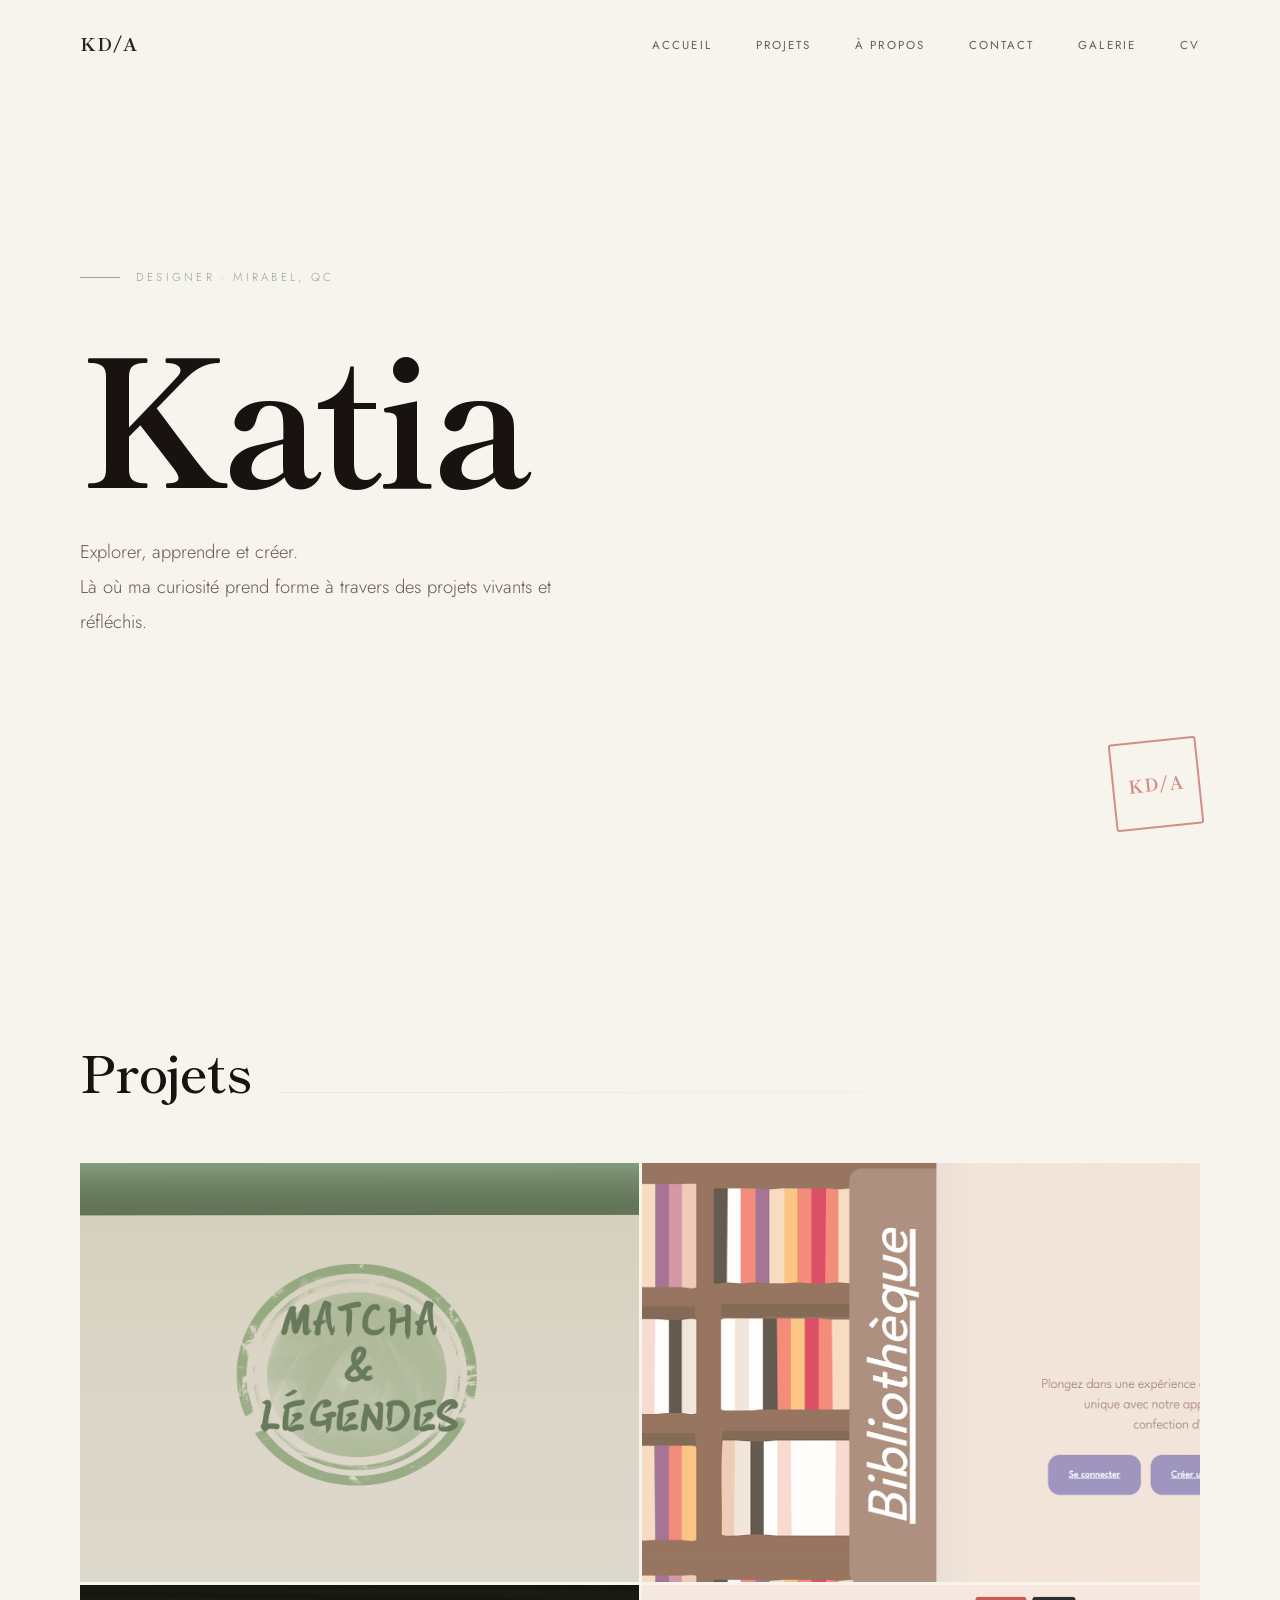
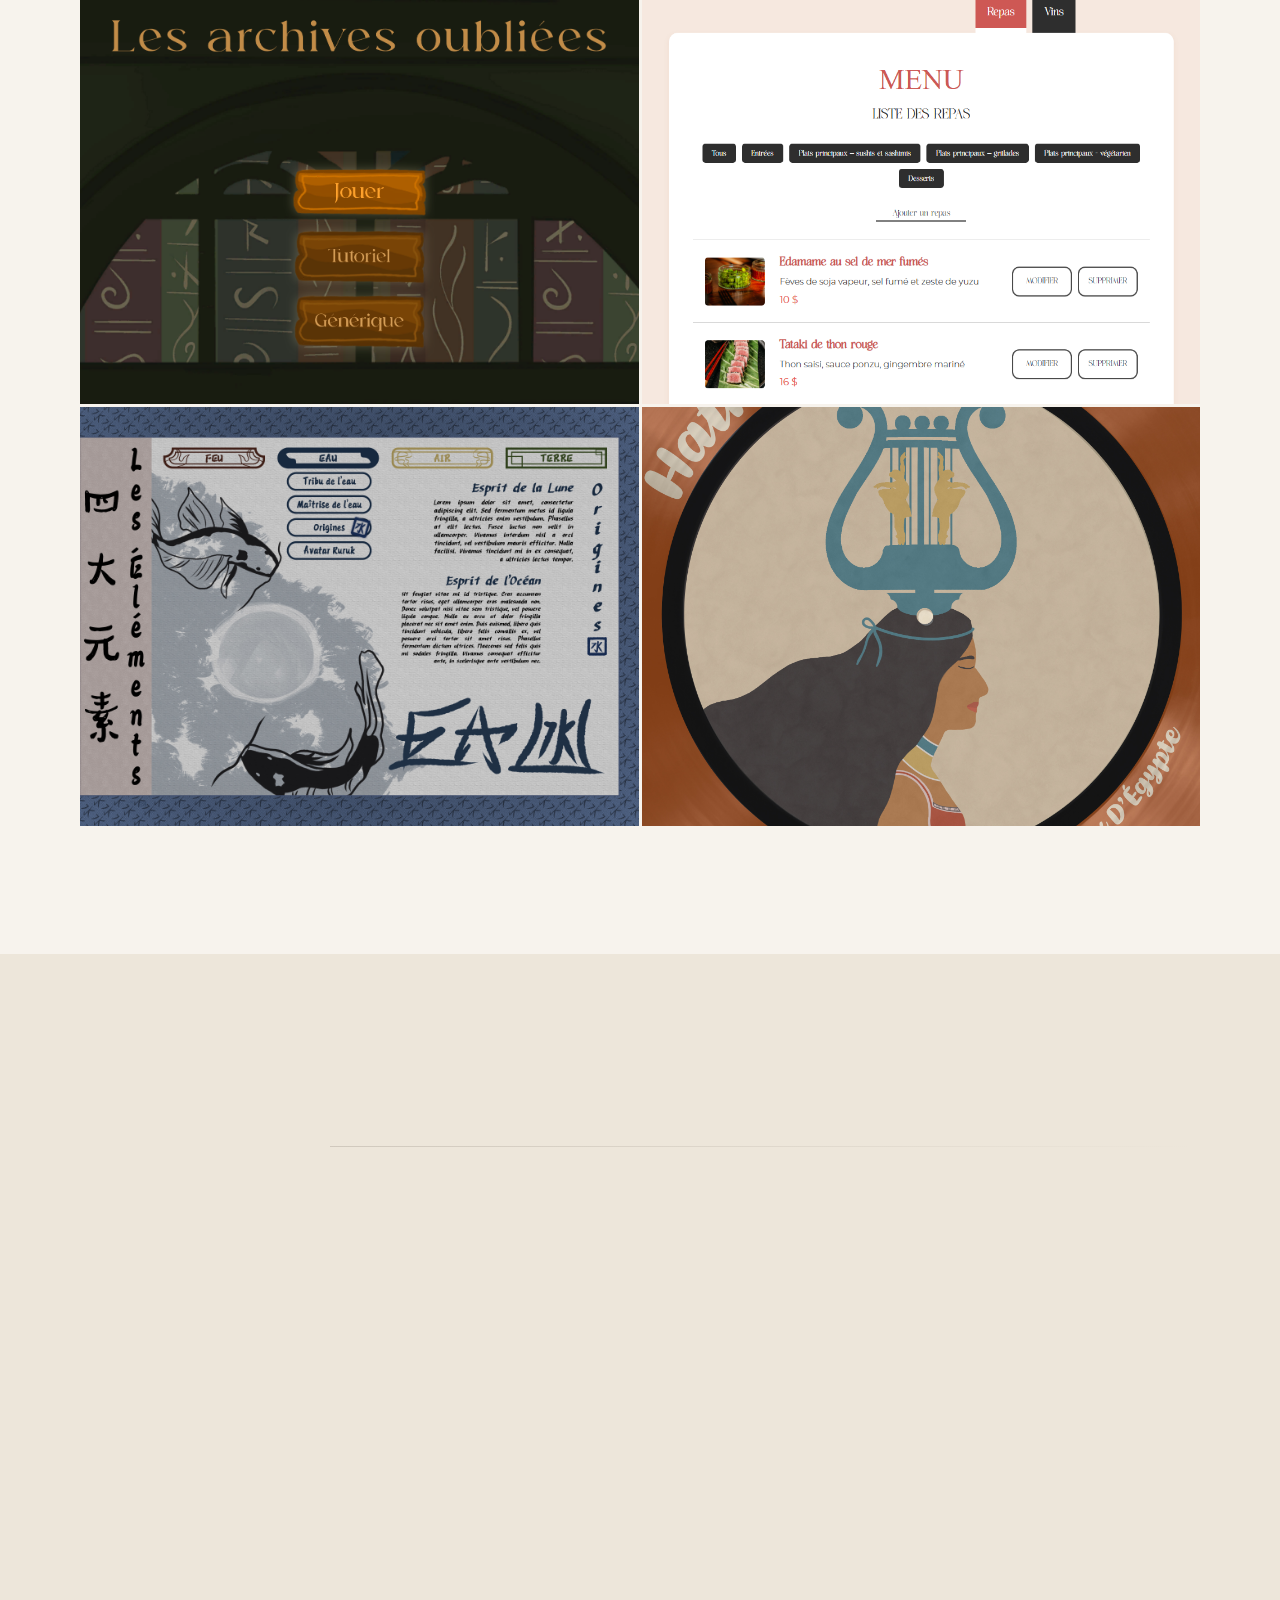
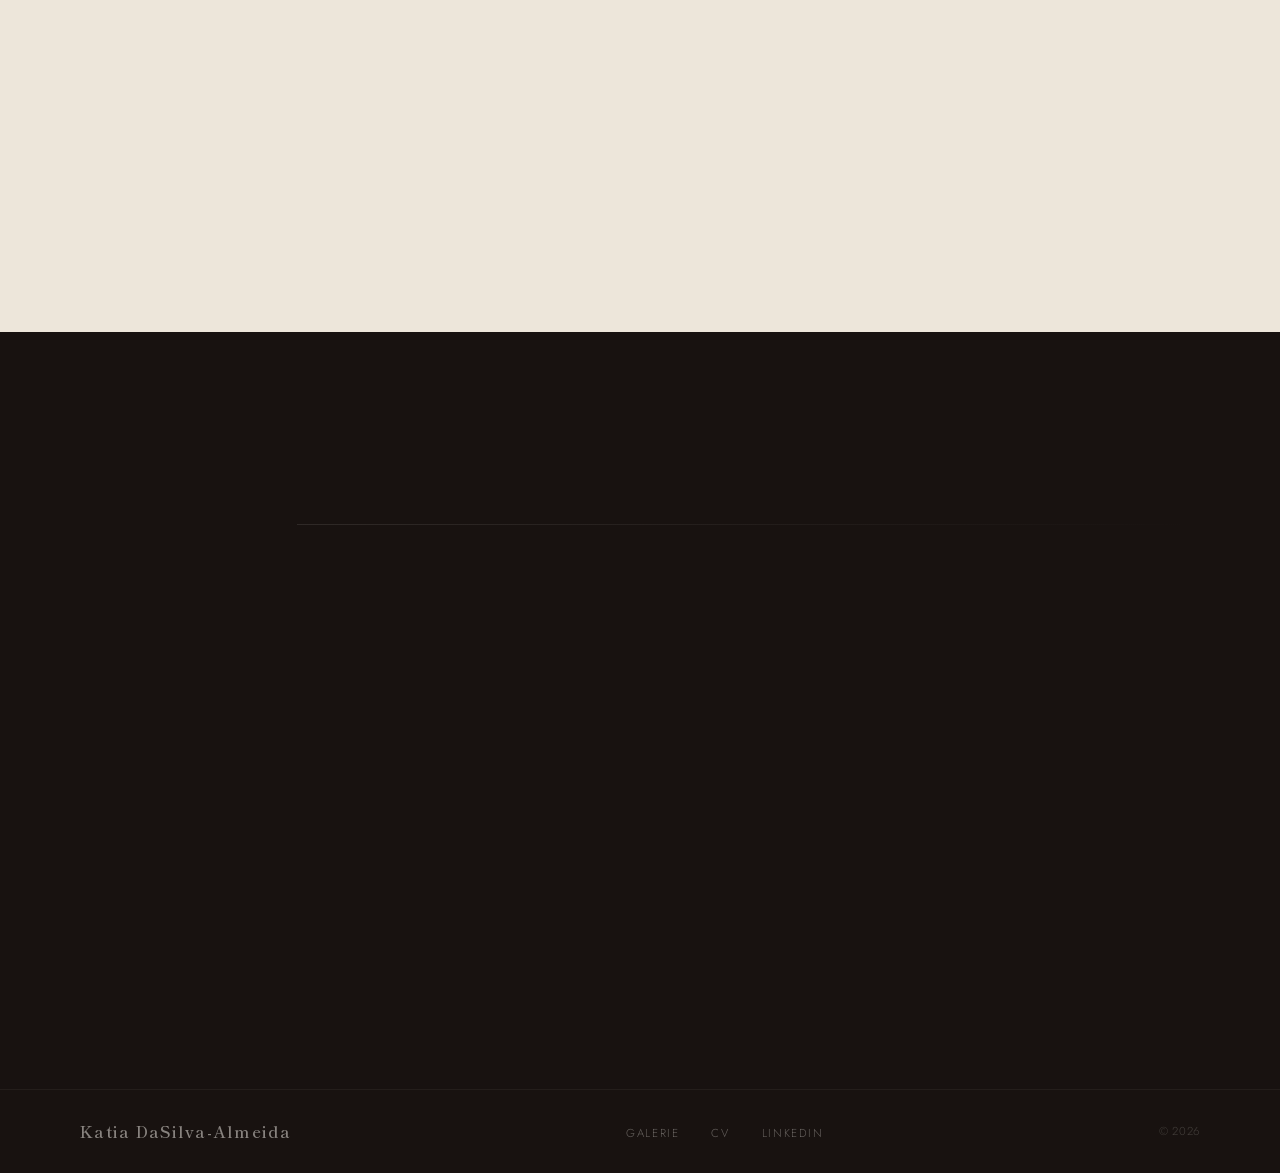
<file: index.html>
<!DOCTYPE html>
<html lang="fr">

<head>
  <meta charset="UTF-8" />
  <meta name="viewport" content="width=device-width, initial-scale=1.0">
  <link rel="icon"
    href="data:image/svg+xml,<svg xmlns='http://www.w3.org/2000/svg' viewBox='0 0 100 100'><text y='.9em' font-size='90'>✦</text></svg>">
  <link rel="stylesheet" href="./css/style.css" />
  <script type="module">
    import App from "./src/App.js";
    App.main();
  </script>
  <link rel="preconnect" href="https://fonts.googleapis.com">
  <link rel="preconnect" href="https://fonts.gstatic.com" crossorigin>
  <link
    href="https://fonts.googleapis.com/css2?family=Shippori+Mincho:wght@400;600;700&family=Jost:wght@300;400;500&display=swap"
    rel="stylesheet">
  <title>Katia DaSilva-Almeida — Portfolio</title>
</head>

<body>
  <div id="interface">

    <!-- Curseur personnalisé -->
    <div class="cursor-dot" id="cursor-dot"></div>
    <div class="cursor-ring" id="cursor-ring"></div>

    <!-- Barre de progression au scroll -->
    <div class="barre-progression" id="barre-progression"></div>

    <header id="header"></header>


    <main id="app">

      <!-- ===== ACCUEIL / HERO ===== -->
      <section id="hero">
        <div id="conteneur-petales"></div>

        <div class="hero-contenu">
          <p class="hero-accroche reveal">Designer · Mirabel, QC</p>
          <h1 class="hero-nom" id="hero-nom">Katia</h1>
          <p class="hero-sous-titre reveal">
            Explorer, apprendre et créer. <br>Là où ma curiosité prend forme
            à travers des projets vivants et réfléchis.
          </p>
        </div>

        <div class="hanko" aria-hidden="true">KD/A</div>

      </section>


      <!-- ===== PROJETS ===== -->
      <section id="projets">
        <div class="section-entete">
          <h2 class="section-titre reveal">Projets</h2>
          <div class="section-ligne"></div>
        </div>

        <div class="projets-grille">

          <!-- Projet 1 -->
          <a href="./matcha-legendes.html" class="projet-item reveal">
            <div class="projet-image">
              <img src="./assets/images/Titre.png" alt="Matcha">
            </div>
            <div class="projet-overlay">
              <h3 class="projet-nom">Matcha & Légendes</h3>
              <span class="projet-annee">2026</span>
            </div>
          </a>

          <!-- Projet 2 -->
          <a href="./a-travers-le-temps.html" class="projet-item reveal">
            <div class="projet-image">
              <img src="./assets/images/ATraversLeTemps_titre.png" alt="Temps">
            </div>
            <div class="projet-overlay">
              <h3 class="projet-nom">À travers le temps</h3>
              <span class="projet-annee">2025</span>
            </div>
          </a>

          <!-- Projet 3 -->
          <a href="./archives-oubliees.html" class="projet-item reveal">
            <div class="projet-image">
              <img src="./assets/images/Archives_titre.png" alt="Archives">
            </div>
            <div class="projet-overlay">
              <h3 class="projet-nom">Les archives oubliées</h3>
              <span class="projet-annee">2025</span>
            </div>
          </a>

          <!-- Projet 4 -->
          <a href="./izakaya-hiroshi.html" class="projet-item reveal">
            <div class="projet-image">
              <img src="./assets/images/Izakaya_titre.png" alt="Izakaya Hiroshi">
            </div>
            <div class="projet-overlay">
              <h3 class="projet-nom">Izakaya Hiroshi</h3>
              <span class="projet-annee">2025</span>
            </div>
          </a>

          <!-- Projet 5 -->
          <a href="./les-elements.html" class="projet-item reveal">
            <div class="projet-image">
              <img src="./assets/images/elements_eau.jpg" alt="Élément Eau">
            </div>
            <div class="projet-overlay">
              <h3 class="projet-nom">Les éléments</h3>
              <span class="projet-annee">2024</span>
            </div>
          </a>


          <!-- Projet 6 -->
          <a href="./hathor.html" class="projet-item reveal">
            <div class="projet-image">
              <img src="./assets/images/Egypte_v3.jpg" alt="Hathor">
            </div>
            <div class="projet-overlay">
              <h3 class="projet-nom">Hathor</h3>
              <span class="projet-annee">2024</span>
            </div>
          </a>

        </div>
      </section>


      <!-- ===== À PROPOS ===== -->
      <section id="apropos">
        <div class="section-entete">
          <h2 class="section-titre reveal">À propos</h2>
          <div class="section-ligne"></div>
        </div>

        <div class="apropos-grille">

          <!-- Colonne gauche : photo -->
          <div class="photo-wrap reveal">
            <div class="photo-cadre">
              <img src="./assets/images/photo.jpeg" alt="Katia">
            </div>
            <div class="photo-badge">2025</div>
          </div>

          <!-- Colonne droite : texte + compétences -->
          <div class="bio reveal">
            <p>
              Curieuse, méthodique et polyvalente, je suis animée par une envie constante d’apprendre
              et de relever de nouveaux défis. Mon parcours éclectique m’a menée des langues et de la
              littérature à la pharmacie, puis au multimédia.
            </p>

            <p>
              Après un DEC en langues, un certificat en études anglaises et un DEP en pharmacie, j’ai
              travaillé en milieu hospitalier et communautaire avant de compléter un
              <strong>DEC en Techniques d’intégration multimédia</strong>, où je combine aujourd’hui logique et
              créativité.
              En 2025, mon équipe a d’ailleurs remporté une <strong>mention spéciale en direction artistique</strong>
              lors d’une game jam.
            </p>

            <p>
              Passionnée de lecture, d’anime, de musique et de voyages, je souhaite m’orienter vers le
              <strong>design ou la gestion de projet</strong> afin de mettre ma curiosité et ma polyvalence
              au service de projets innovants.
            </p>


            <div class="ornement"><span>✦</span></div>

            <div class="competences">
              <span class="competence">HTML</span>
              <span class="competence">CSS</span>
              <span class="competence">JS</span>
              <span class="competence">PHP</span>
              <span class="competence">Next.js</span>
              <span class="competence">Unity</span>
              <span class="competence">C#</span>
              <span class="competence">SQLite</span>
              <span class="competence">Suite Adobe</span>
              <span class="competence">3Ds Max</span>
              <span class="competence">Figma</span>
              <span class="competence">Procreate</span>
              <span class="competence">Git</span>
              <span class="competence">IA générative</span>
            </div>
          </div>

        </div>
      </section>


      <!-- ===== CONTACT ===== -->
      <section id="contact">
        <div class="section-entete">
          <h2 class="section-titre reveal">Contact</h2>
          <div class="section-ligne"></div>
        </div>

        <div class="contact-grille">
          <div>
            <p class="contact-intro reveal">
              Un projet, une collaboration,<br>
              ou envie d'échanger ?
            </p>
            <p class="contact-note reveal">
              Contactez-moi !
            </p>

            <div class="contact-liste reveal">
              <div class="contact-item">
                <label>Courriel</label>
                <a href="mailto:katiada05@gmail.com">katiada05@gmail.com</a>
              </div>
              <div class="contact-item">
                <label>LinkedIn</label>
                <a href="https://www.linkedin.com/in/katia-dasilva-almeida" target="_blank"
                  rel="noopener">linkedin.com/in/katia-dasilva-almeida</a>
              </div>
            </div>
          </div>

          <div class="contact-deco reveal" aria-hidden="true">✦</div>
        </div>
      </section>

    </main>


    <footer id="footer"></footer>

  </div>
</body>

</html>
</file>
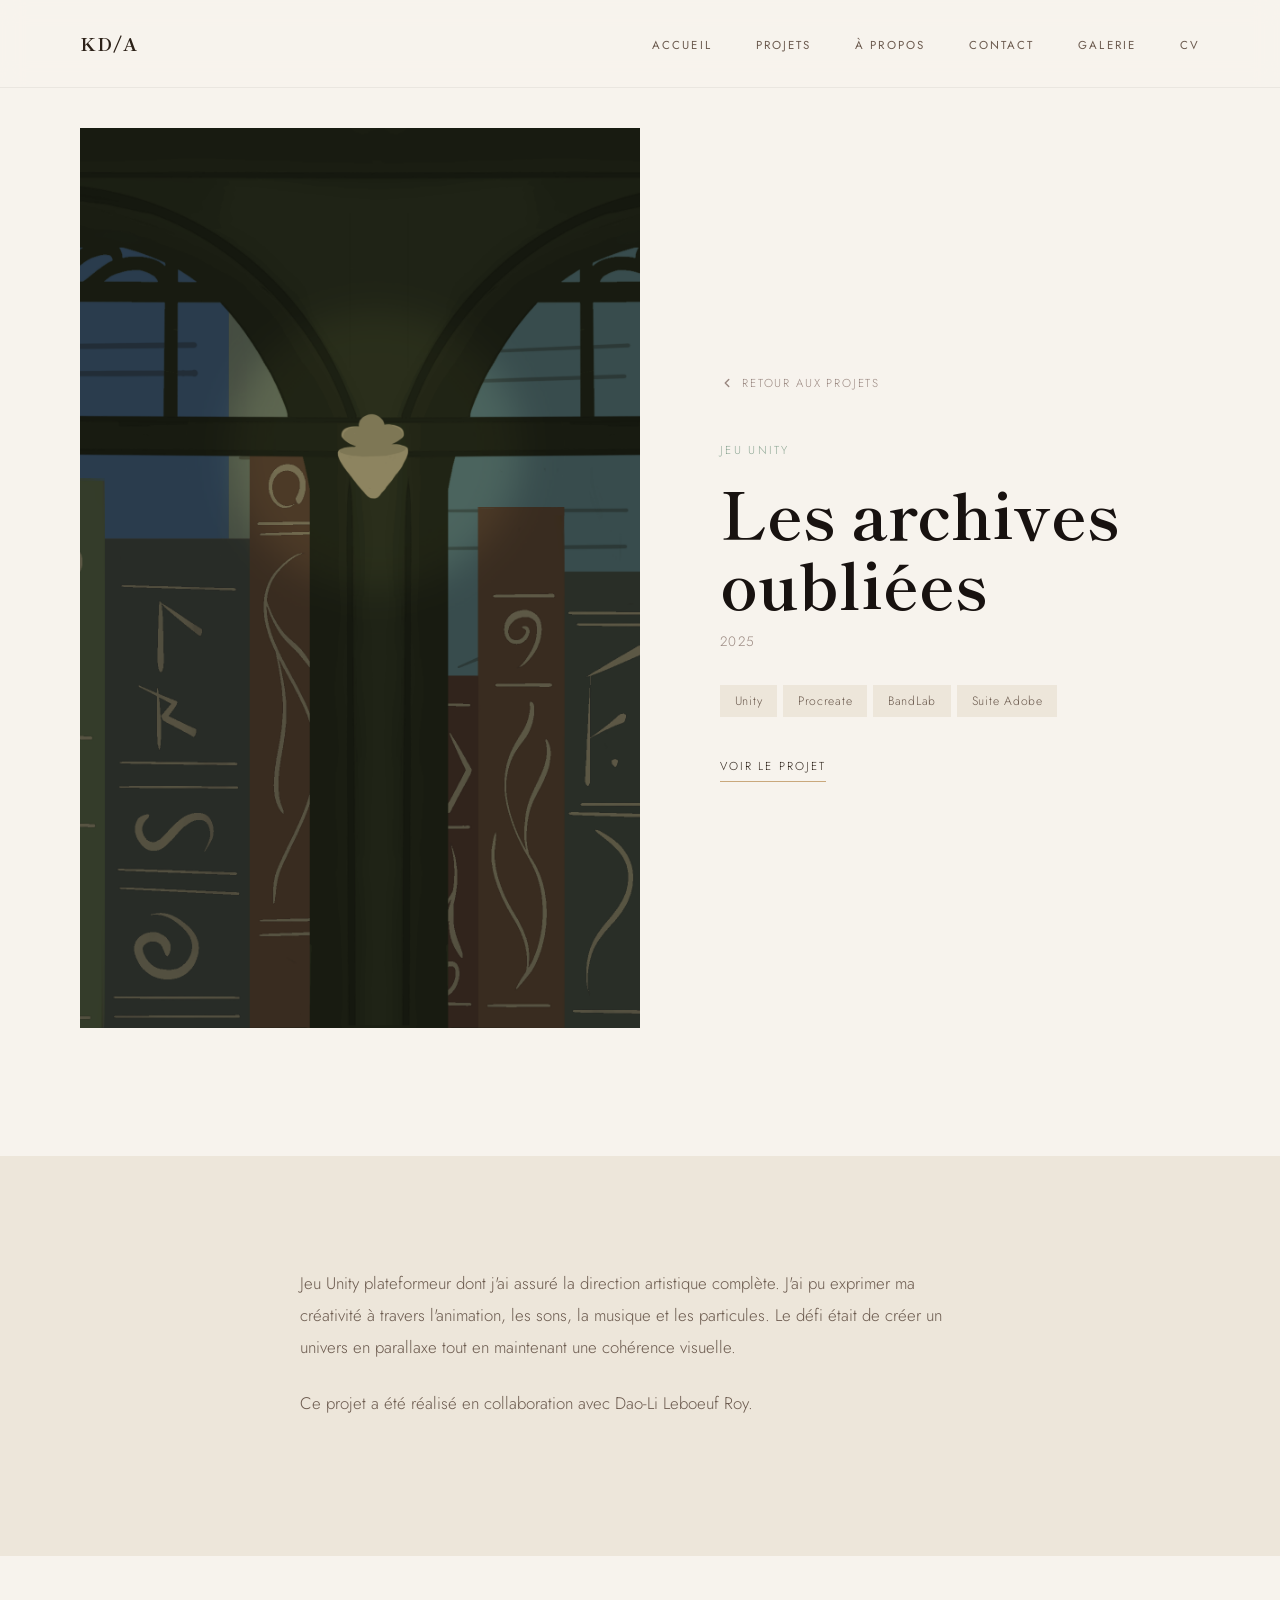
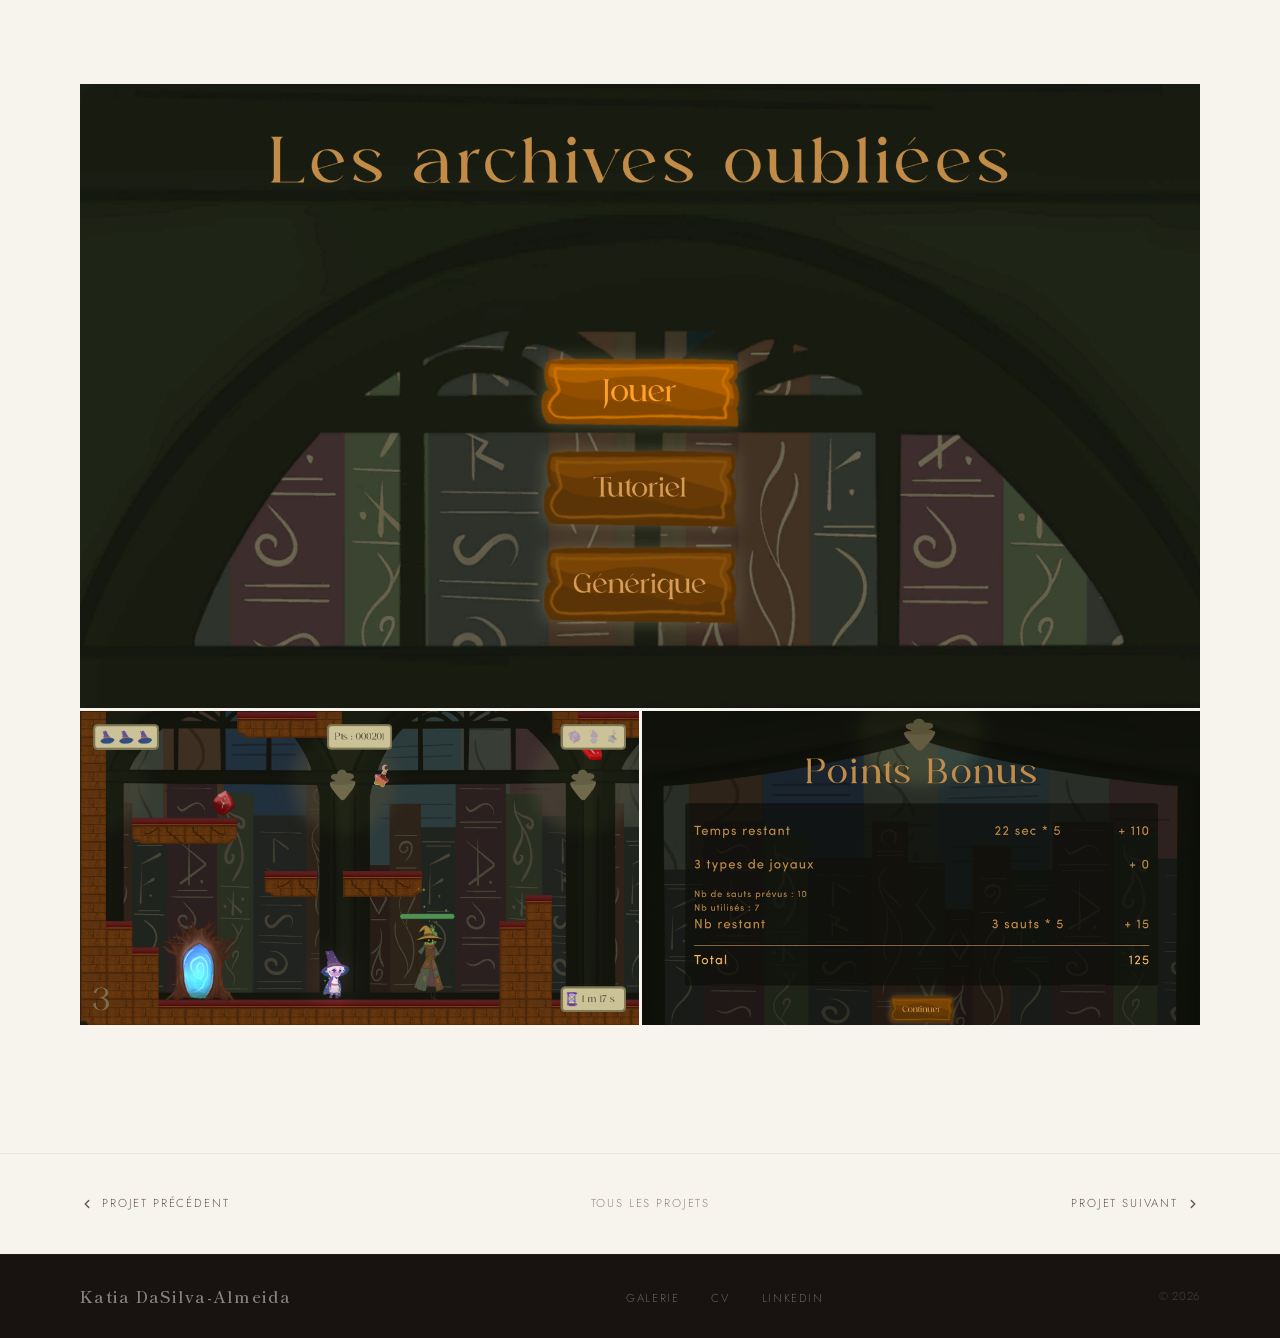
<file: archives-oubliees.html>
<!DOCTYPE html>
<html lang="fr">

<head>
  <meta charset="UTF-8" />
  <meta name="viewport" content="width=device-width, initial-scale=1.0">
  <link rel="icon" href="./favicon.svg" type="image/svg+xml">
  <link rel="stylesheet" href="./css/style.css" />
  <link rel="stylesheet" href="./css/projet.css" />
  <script type="module">
    import App from "./src/App.js";
    App.main();
  </script>
  <link rel="preconnect" href="https://fonts.googleapis.com">
  <link rel="preconnect" href="https://fonts.gstatic.com" crossorigin>
  <link
    href="https://fonts.googleapis.com/css2?family=Shippori+Mincho:wght@400;600;700&family=Jost:wght@300;400;500&display=swap"
    rel="stylesheet">
  <title>Les archives oubliées — Katia DaSilva-Almeida</title>
</head>

<body>
  <div id="interface">

    <!-- Curseur personnalisé -->
    <div class="cursor-dot" id="cursor-dot"></div>
    <div class="cursor-ring" id="cursor-ring"></div>

    <header id="header"></header>


    <main id="app">

      <!-- ===== EN-TÊTE DU PROJET ===== -->
      <section class="projet-entete">

        <div class="projet-couverture">
          <img src="./assets/images/FondFinal.png" alt="Les archives oubliées">
        </div>

        <div class="projet-infos reveal">
          <a href="./index.html#projets" class="projet-retour">
            <svg width="14" height="14" viewBox="0 0 24 24" fill="none" stroke="currentColor" stroke-width="2.5"
              stroke-linecap="round" stroke-linejoin="round">
              <polyline points="15 18 9 12 15 6"></polyline>
            </svg>
            Retour aux projets
          </a>

          <p class="projet-type">Jeu Unity</p>
          <h1 class="projet-titre">Les archives oubliées</h1>
          <p class="projet-annee-label">2025</p>

          <div class="projet-tags">
            <span class="tag">Unity</span>
            <span class="tag">Procreate</span>
            <span class="tag">BandLab</span>
            <span class="tag">Suite Adobe</span>
          </div>

          <a href="https://tournoi.tim-cstj.ca/2025/j5/" target="_blank" rel="noopener" class="projet-lien-live">
            Voir le projet
          </a>
        </div>

      </section>


      <!-- ===== DESCRIPTION ===== -->
      <section class="projet-description">
        <div class="projet-desc-contenu reveal">
          <p>
            Jeu Unity plateformeur dont j'ai assuré la direction artistique complète. J'ai pu exprimer
            ma créativité
            à travers l'animation, les sons, la musique et les particules. Le défi était de créer un univers en
            parallaxe tout en maintenant une cohérence visuelle.
          </p>
          <p>
            Ce projet a été réalisé en collaboration avec Dao-Li Leboeuf Roy.
          </p>
        </div>
      </section>


      <!-- ===== GALERIE ===== -->
      <section class="projet-galerie">

        <div class="galerie-item reveal">
          <img src="./assets/images/Archives_titre.png" alt="Titre">
        </div>
        <div class="galerie-item reveal">
          <img src="./assets/images/Archives_jeu.png" alt="Jeu">
        </div>
        <div class="galerie-item reveal complet">
          <img src="./assets/images/Archives_interface.png" alt="Interface">
        </div>
      </section>


      <!-- Navigation entre projets -->
      <nav class="projet-nav">
        <a href="./a-travers-le-temps.html" class="projet-nav-lien">
          <svg width="14" height="14" viewBox="0 0 24 24" fill="none" stroke="currentColor" stroke-width="2.5"
            stroke-linecap="round" stroke-linejoin="round">
            <polyline points="15 18 9 12 15 6"></polyline>
          </svg>
          Projet précédent
        </a>
        <a href="./index.html#projets" class="projet-nav-centre">Tous les projets</a>
        <a href="./izakaya-hiroshi.html" class="projet-nav-lien">
          Projet suivant
          <svg width="14" height="14" viewBox="0 0 24 24" fill="none" stroke="currentColor" stroke-width="2.5"
            stroke-linecap="round" stroke-linejoin="round">
            <polyline points="9 18 15 12 9 6"></polyline>
          </svg>
        </a>
      </nav>

    </main>


    <footer id="footer"></footer>

  </div>
</body>

</html>
</file>
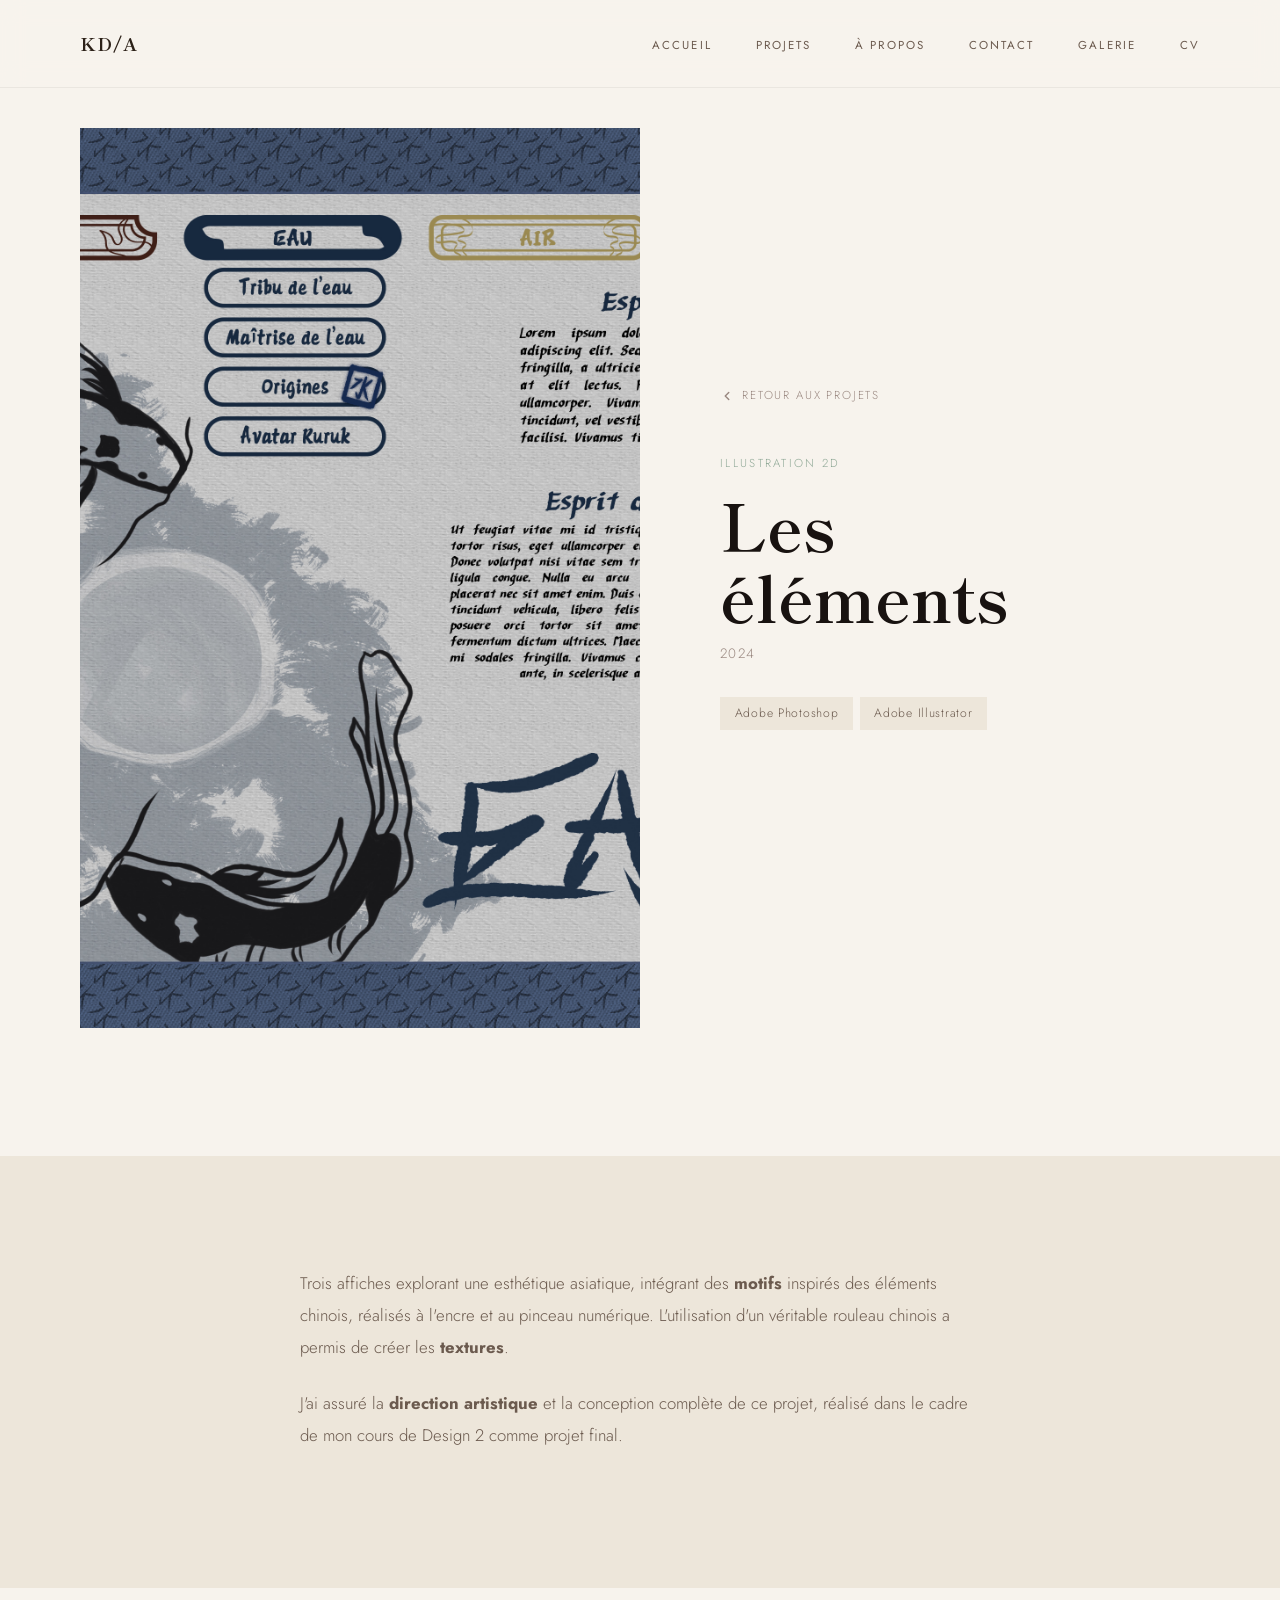
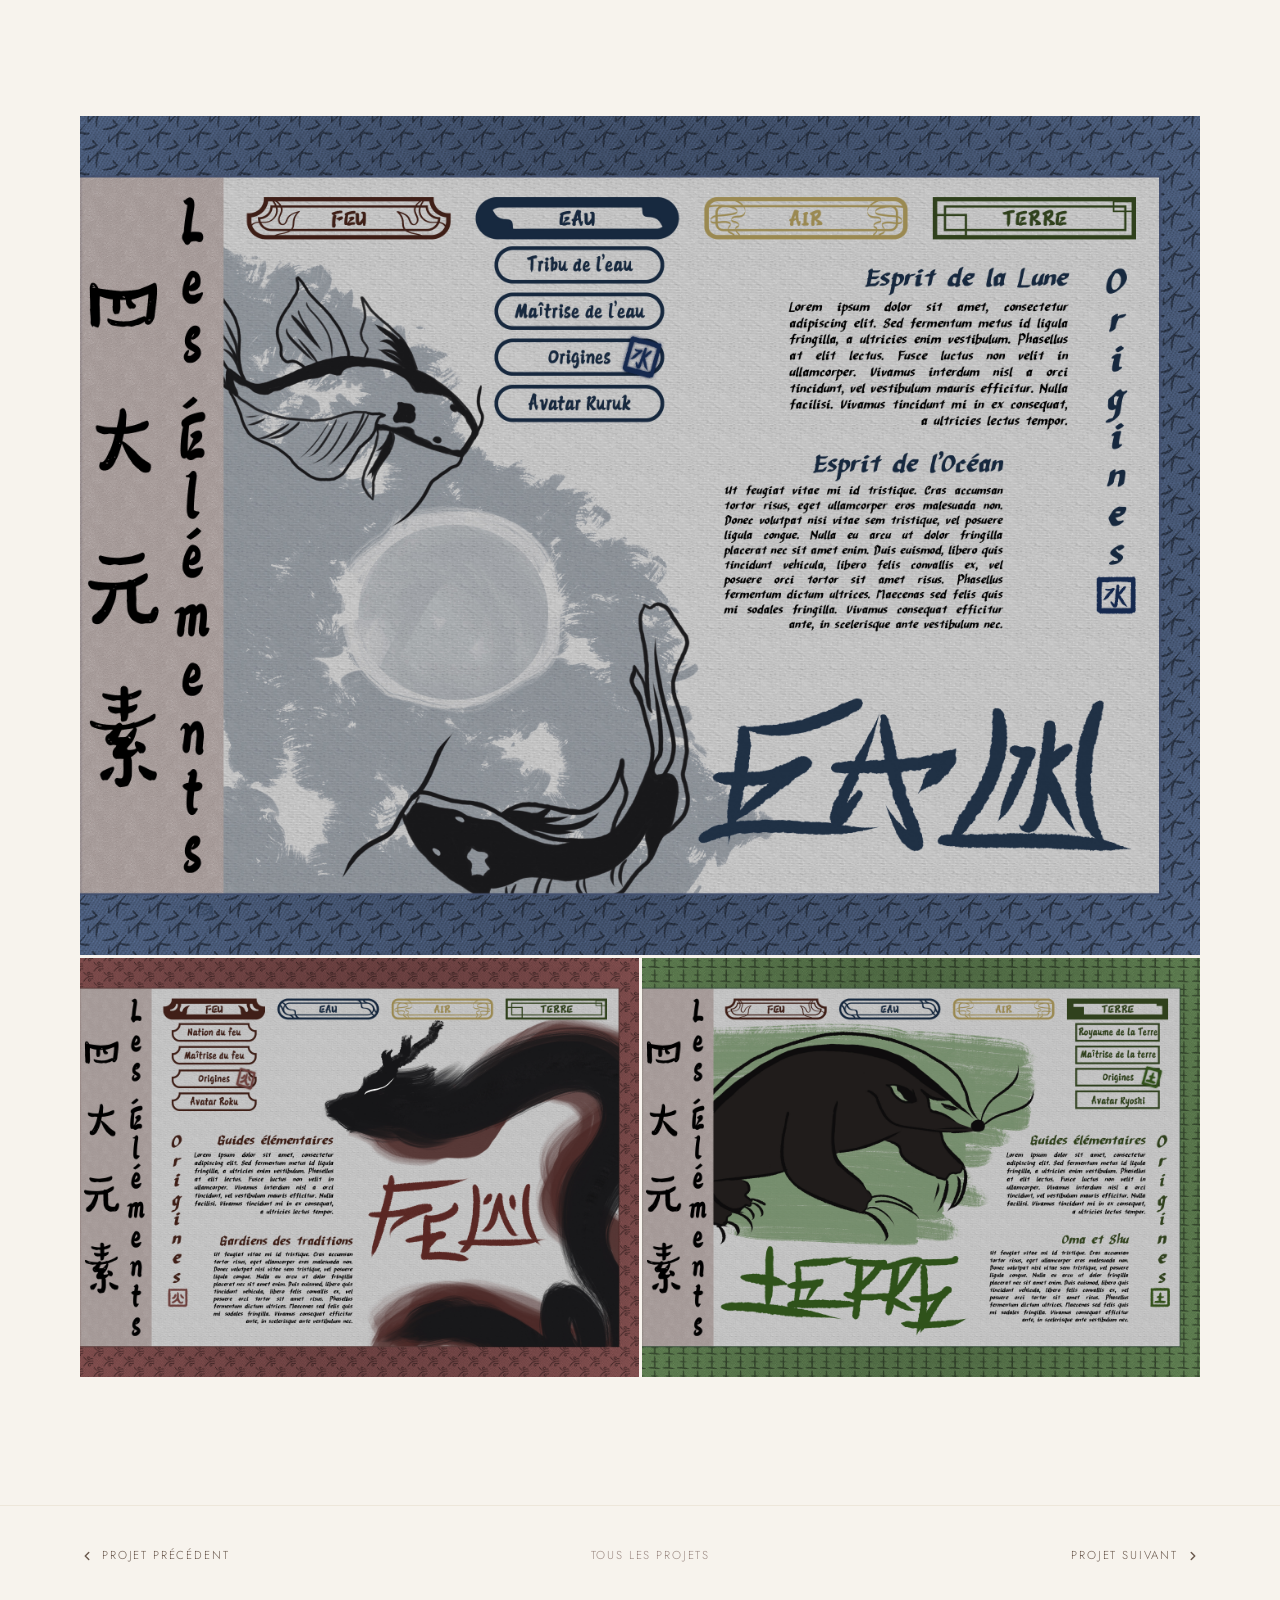
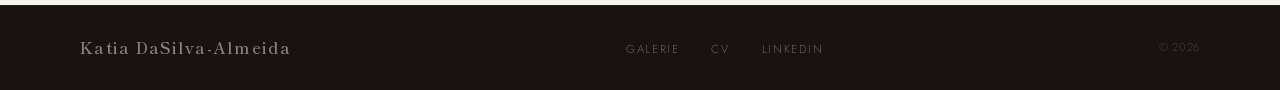
<file: les-elements.html>
<!DOCTYPE html>
<html lang="fr">

<head>
  <meta charset="UTF-8" />
  <meta name="viewport" content="width=device-width, initial-scale=1.0">
  <link rel="icon" href="./favicon.svg" type="image/svg+xml">
  <link rel="stylesheet" href="./css/style.css" />
  <link rel="stylesheet" href="./css/projet.css" />
  <script type="module">
    import App from "./src/App.js";
    App.main();
  </script>
  <link rel="preconnect" href="https://fonts.googleapis.com">
  <link rel="preconnect" href="https://fonts.gstatic.com" crossorigin>
  <link
    href="https://fonts.googleapis.com/css2?family=Shippori+Mincho:wght@400;600;700&family=Jost:wght@300;400;500&display=swap"
    rel="stylesheet">
  <title>Les éléments — Katia DaSilva-Almeida</title>
</head>

<body>
  <div id="interface">

    <!-- Curseur personnalisé -->
    <div class="cursor-dot" id="cursor-dot"></div>
    <div class="cursor-ring" id="cursor-ring"></div>

    <header id="header"></header>


    <main id="app">

      <!-- ===== EN-TÊTE DU PROJET ===== -->
      <section class="projet-entete">

        <div class="projet-couverture">
          <img src="./assets/images/elements_eau.jpg" alt="Élément eau">
        </div>

        <div class="projet-infos reveal">
          <a href="./index.html#projets" class="projet-retour">
            <svg width="14" height="14" viewBox="0 0 24 24" fill="none" stroke="currentColor" stroke-width="2.5"
              stroke-linecap="round" stroke-linejoin="round">
              <polyline points="15 18 9 12 15 6"></polyline>
            </svg>
            Retour aux projets
          </a>

          <p class="projet-type">Illustration 2D</p>
          <h1 class="projet-titre">Les éléments</h1>
          <p class="projet-annee-label">2024</p>

          <div class="projet-tags">
            <span class="tag">Adobe Photoshop</span>
            <span class="tag">Adobe Illustrator</span>
          </div>
        </div>

      </section>


      <!-- ===== DESCRIPTION ===== -->
      <section class="projet-description">
        <div class="projet-desc-contenu reveal">
          <p>
            Trois affiches explorant une esthétique asiatique, intégrant des <strong>motifs</strong> inspirés des
            éléments chinois,
            réalisés à l'encre et au pinceau numérique. L'utilisation d'un véritable rouleau chinois a
            permis de créer
            les <strong>textures</strong>.
          </p>
          <p>
            J'ai assuré la <strong>direction artistique</strong> et la conception complète de ce projet, réalisé dans
            le cadre de mon
            cours de Design 2 comme projet final.
          </p>
        </div>
      </section>


      <!-- ===== GALERIE ===== -->
      <section class="projet-galerie">

        <div class="galerie-item reveal complet">
          <img src="./assets/images/elements_eau.jpg" alt="Eau">
        </div>
        <div class="galerie-item reveal complet">
          <img src="./assets/images/elements_feu.jpg" alt="Feu">
        </div>
        <div class="galerie-item reveal complet">
          <img src="./assets/images/elements_terre.jpg" alt="Terre">
        </div>
      </section>


      <!-- Navigation entre projets -->
      <nav class="projet-nav">
        <a href="./izakaya-hiroshi.html" class="projet-nav-lien">
          <svg width="14" height="14" viewBox="0 0 24 24" fill="none" stroke="currentColor" stroke-width="2.5"
            stroke-linecap="round" stroke-linejoin="round">
            <polyline points="15 18 9 12 15 6"></polyline>
          </svg>
          Projet précédent
        </a>
        <a href="./index.html#projets" class="projet-nav-centre">Tous les projets</a>
        <a href="./hathor.html" class="projet-nav-lien">
          Projet suivant
          <svg width="14" height="14" viewBox="0 0 24 24" fill="none" stroke="currentColor" stroke-width="2.5"
            stroke-linecap="round" stroke-linejoin="round">
            <polyline points="9 18 15 12 9 6"></polyline>
          </svg>
        </a>
      </nav>

    </main>


    <footer id="footer"></footer>

  </div>
</body>

</html>
</file>
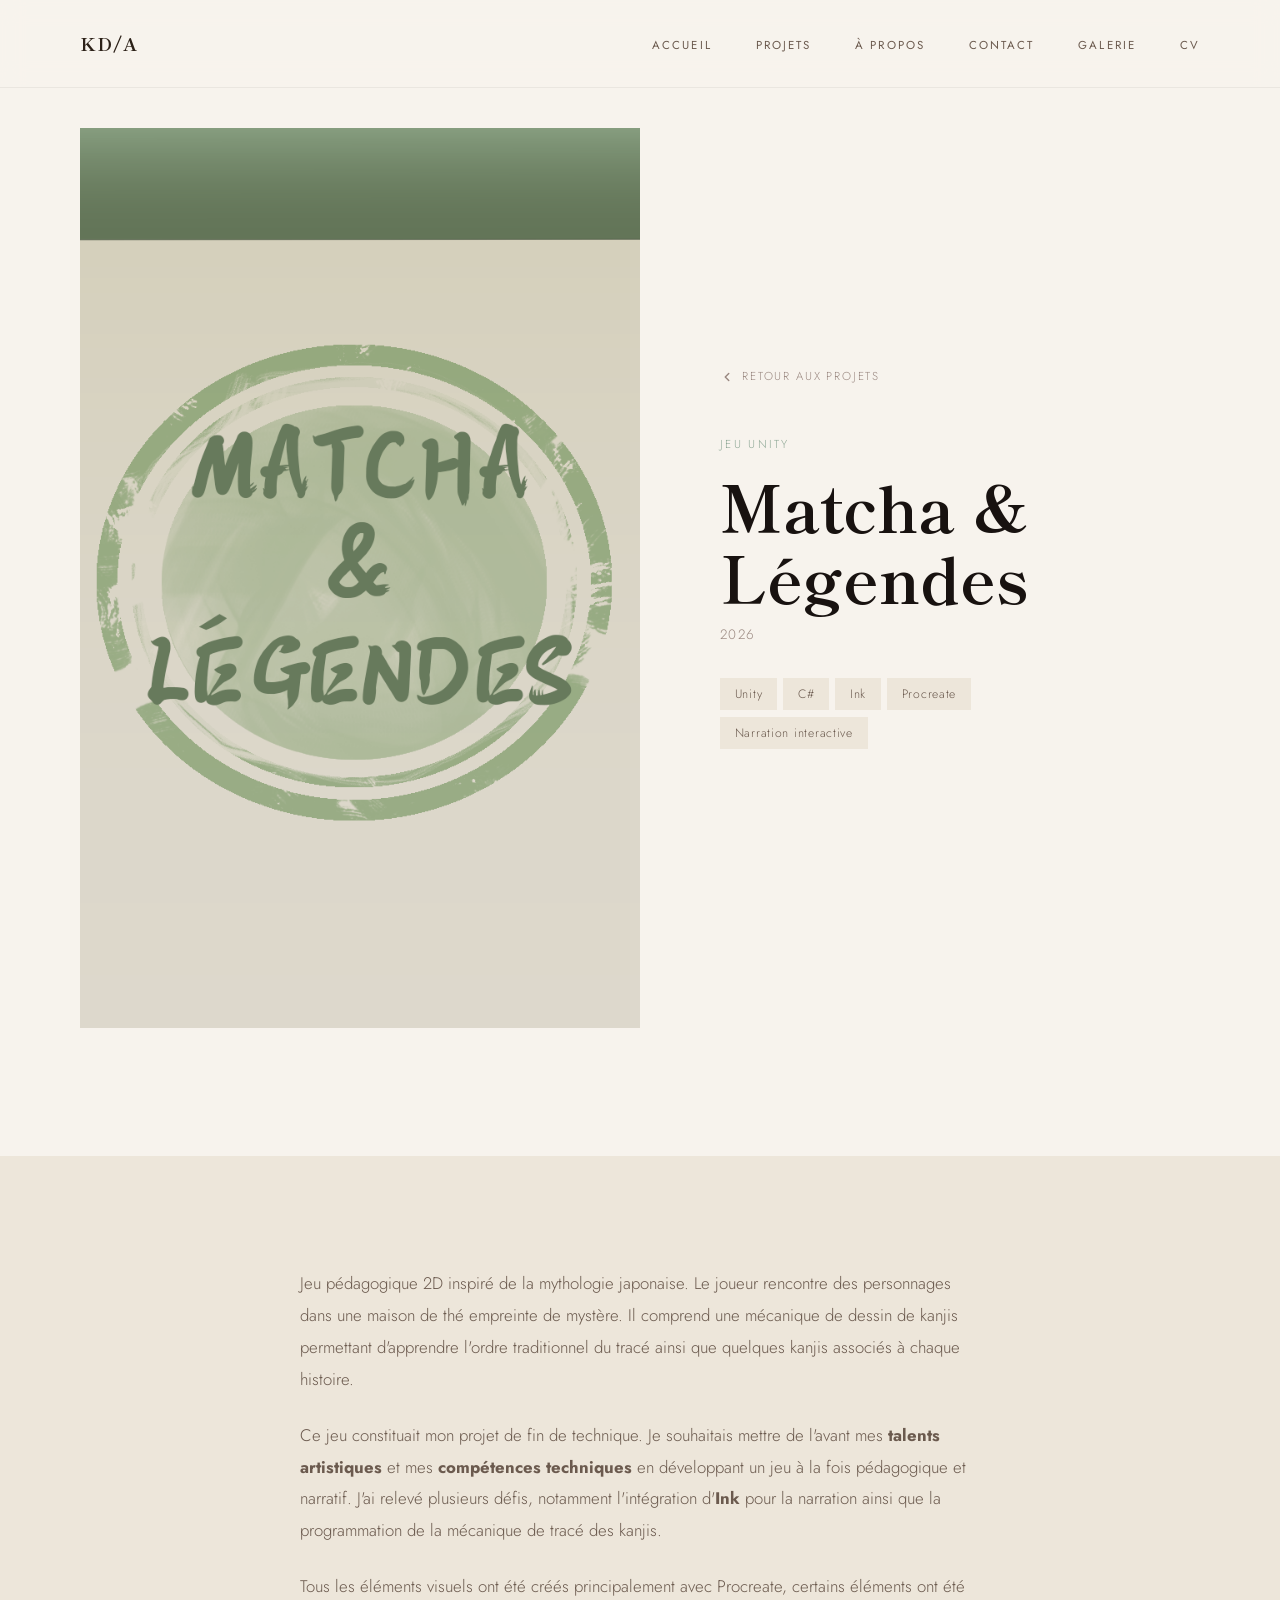
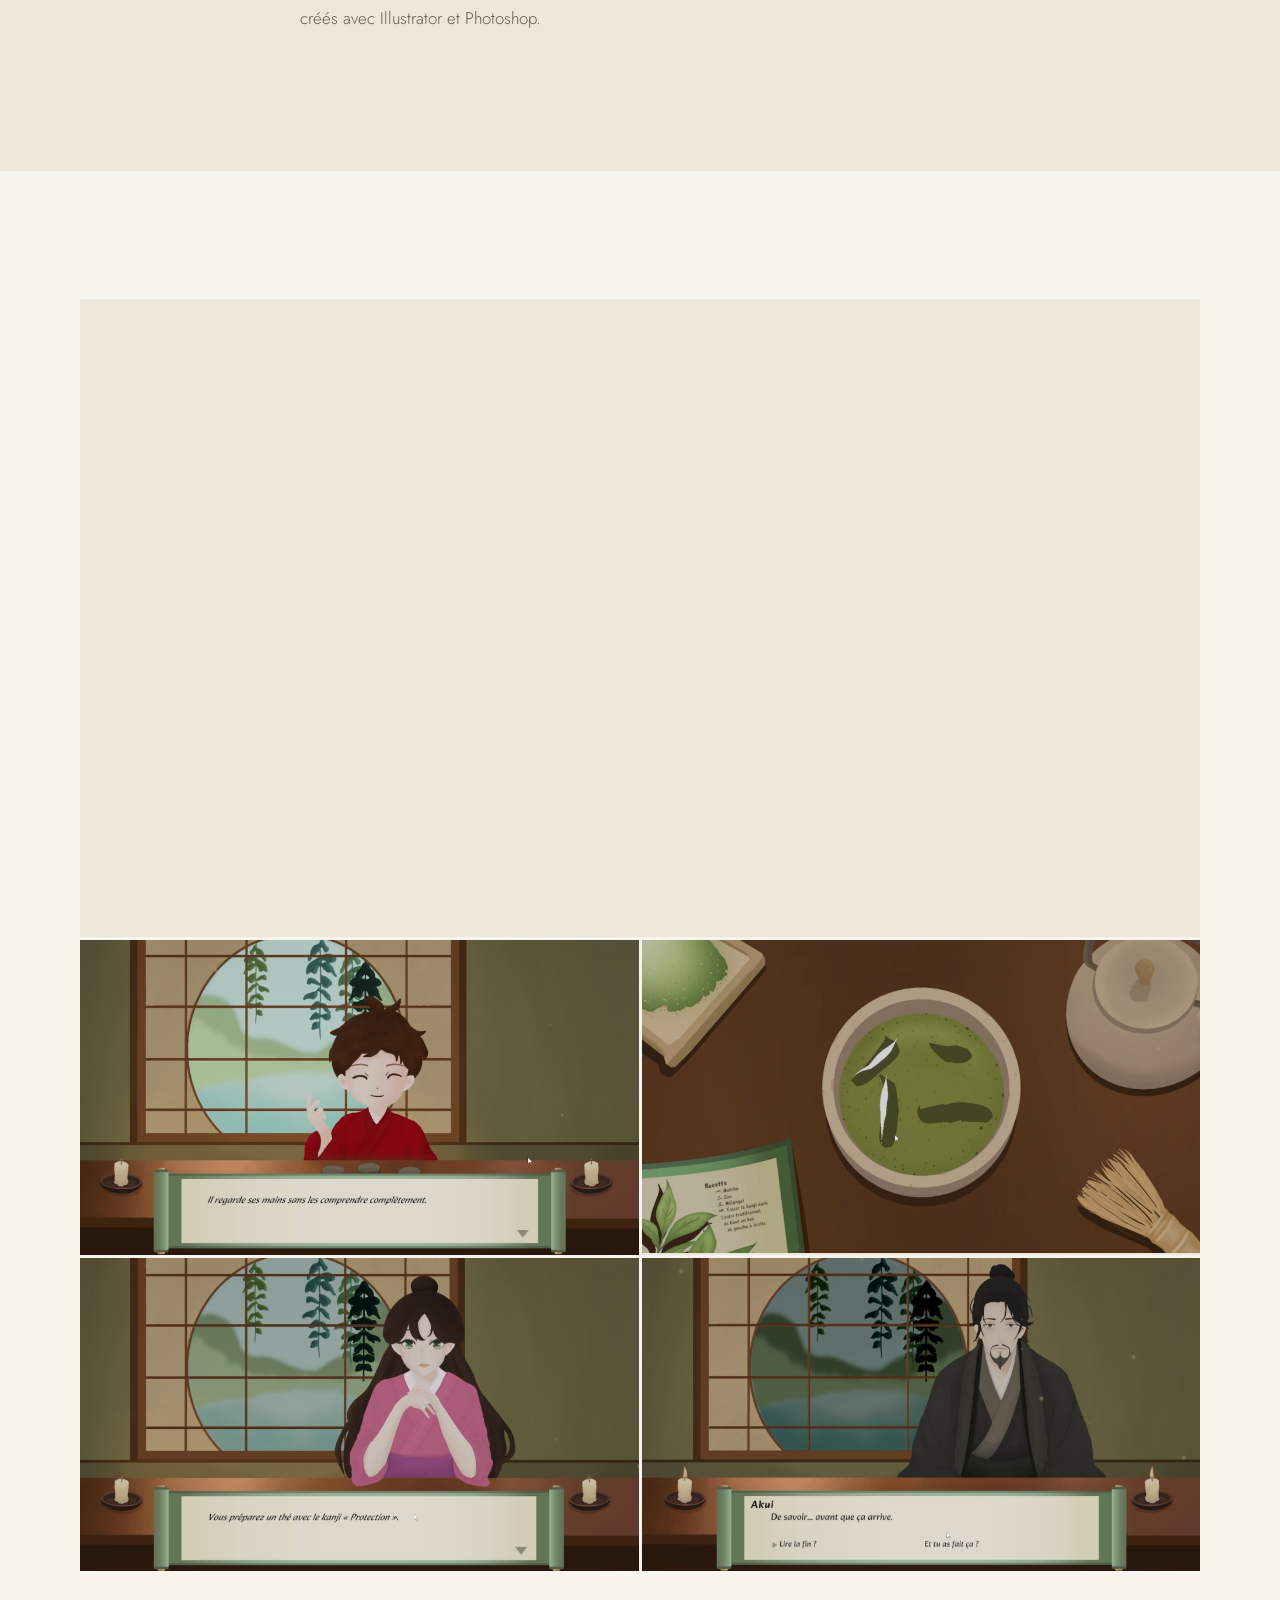
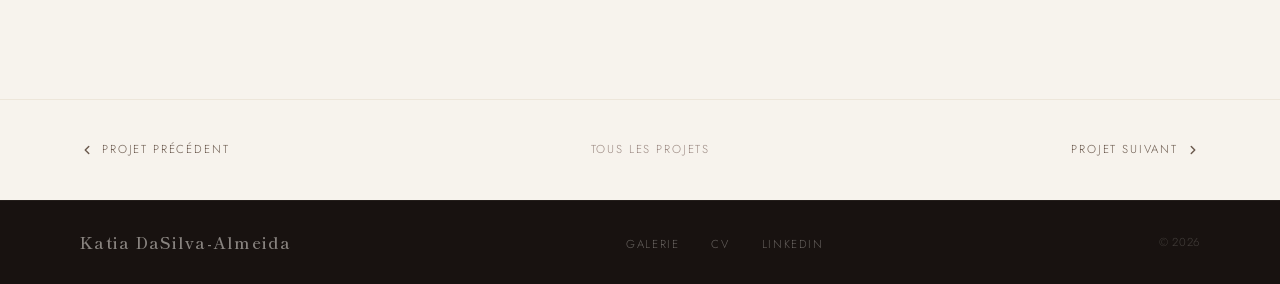
<file: matcha-legendes.html>
<!DOCTYPE html>
<html lang="fr">

<head>
  <meta charset="UTF-8" />
  <meta name="viewport" content="width=device-width, initial-scale=1.0">
  <link rel="icon" href="./favicon.svg" type="image/svg+xml">
  <link rel="stylesheet" href="./css/style.css" />
  <link rel="stylesheet" href="./css/projet.css" />
  <script type="module">
    import App from "./src/App.js";
    App.main();
  </script>
  <link rel="preconnect" href="https://fonts.googleapis.com">
  <link rel="preconnect" href="https://fonts.gstatic.com" crossorigin>
  <link
    href="https://fonts.googleapis.com/css2?family=Shippori+Mincho:wght@400;600;700&family=Jost:wght@300;400;500&display=swap"
    rel="stylesheet">
  <title>Matcha & Légendes — Katia DaSilva-Almeida</title>
</head>

<body>
  <div id="interface">

    <!-- Curseur personnalisé -->
    <div class="cursor-dot" id="cursor-dot"></div>
    <div class="cursor-ring" id="cursor-ring"></div>

    <header id="header"></header>


    <main id="app">

      <!-- ===== EN-TÊTE DU PROJET ===== -->
      <section class="projet-entete">

        <div class="projet-couverture">
          <img src="./assets/images/Titre.png" alt="Titre">
        </div>

        <div class="projet-infos reveal">
          <a href="./index.html#projets" class="projet-retour">
            <svg width="14" height="14" viewBox="0 0 24 24" fill="none" stroke="currentColor" stroke-width="2.5"
              stroke-linecap="round" stroke-linejoin="round">
              <polyline points="15 18 9 12 15 6"></polyline>
            </svg>
            Retour aux projets
          </a>

          <p class="projet-type">Jeu Unity</p>
          <h1 class="projet-titre">Matcha & Légendes</h1>
          <p class="projet-annee-label">2026</p>

          <div class="projet-tags">
            <span class="tag">Unity</span>
            <span class="tag">C#</span>
            <span class="tag">Ink</span>
            <span class="tag">Procreate</span>
            <span class="tag">Narration interactive</span>
          </div>
        </div>

      </section>


      <!-- ===== DESCRIPTION ===== -->
      <section class="projet-description">
        <div class="projet-desc-contenu reveal">
          <p>
            Jeu pédagogique 2D inspiré de la mythologie japonaise. Le joueur rencontre des personnages dans une
            maison de thé empreinte de mystère. Il comprend une mécanique de dessin de kanjis permettant d'apprendre
            l'ordre traditionnel du tracé ainsi que quelques kanjis associés à chaque histoire.
          </p>
          <p>
            Ce jeu constituait mon projet de fin de technique. Je souhaitais mettre de l'avant mes <strong> talents
              artistiques </strong> et mes<strong> compétences techniques</strong> en développant un jeu à la fois
            pédagogique et
            narratif.
            J'ai relevé plusieurs défis, notamment l'intégration d'<strong>Ink</strong> pour la narration ainsi que la
            programmation de la mécanique de tracé des kanjis.
          </p>
          <p>
            Tous les éléments visuels ont été créés principalement avec Procreate, certains éléments ont été créés avec
            Illustrator et Photoshop.
          </p>
        </div>
      </section>


      <!-- ===== GALERIE ===== -->
      <section class="projet-galerie">

        <div class="galerie-item reveal">
          <iframe
            src="https://www.youtube.com/embed/utBXadWdwm8?autoplay=1&mute=1&loop=1&playlist=utBXadWdwm8&controls=0"
            allow="autoplay; encrypted-media" allowfullscreen
            style="width:100%; height:100%; border:none; aspect-ratio:16/9;"></iframe>
        </div>
        <div class="galerie-item reveal">
          <img src="./assets/images/Matcha_1.png" alt="Jin">
        </div>
        <div class="galerie-item reveal">
          <img src="./assets/images/Matcha_2.png" alt="Kanji">
        </div>
        <div class="galerie-item reveal">
          <img src="./assets/images/Matcha_3.png" alt="Tamamo">
        </div>
        <div class="galerie-item reveal">
          <img src="./assets/images/Matcha_4.png" alt="Akui">
        </div>

      </section>


      <!-- Navigation entre projets -->
      <nav class="projet-nav">
        <a href="./hathor.html" class="projet-nav-lien">
          <svg width="14" height="14" viewBox="0 0 24 24" fill="none" stroke="currentColor" stroke-width="2.5"
            stroke-linecap="round" stroke-linejoin="round">
            <polyline points="15 18 9 12 15 6"></polyline>
          </svg>
          Projet précédent
        </a>
        <a href="./index.html#projets" class="projet-nav-centre">Tous les projets</a>
        <a href="./a-travers-le-temps.html" class="projet-nav-lien">
          Projet suivant
          <svg width="14" height="14" viewBox="0 0 24 24" fill="none" stroke="currentColor" stroke-width="2.5"
            stroke-linecap="round" stroke-linejoin="round">
            <polyline points="9 18 15 12 9 6"></polyline>
          </svg>
        </a>
      </nav>

    </main>


    <footer id="footer"></footer>

  </div>
</body>

</html>
</file>
<file: css/style.css>
/* =============================================
   VARIABLES DE COULEUR
   ============================================= */

:root {
  --cream: #F7F3ED;
  --cream-profond: #EDE6DA;
  --brun: #2C2118;
  --brun-moyen: #6B5A4E;
  --brun-clair: #9A8880;
  --sable: #C9A87C;
  --sauge: #8FA896;
  --sauge-clair: #C0D4C8;
  --mauve: #B49EB5;
  --blush: #E5C8C0;
  --encre: #181210;
  --rouge-tampon: #B83A35;
}


/* =============================================
   BASE
   ============================================= */

*,
*::before,
*::after {
  box-sizing: border-box;
  margin: 0;
  padding: 0;
}

html {
  scroll-behavior: smooth;
}

body {
  font-family: 'Jost', sans-serif;
  background: var(--cream);
  color: var(--brun);
  font-size: 16px;
  line-height: 1.7;
  font-weight: 300;
  overflow-x: hidden;
}


/* =============================================
   CURSEUR PERSONNALISÉ (seulement sur desktop)
   ============================================= */

@media (pointer: fine) {
  * {
    cursor: none !important;
  }

  .cursor-dot {
    position: fixed;
    top: 0;
    left: 0;
    width: 8px;
    height: 8px;
    border-radius: 50%;
    background: var(--sable);
    pointer-events: none;
    z-index: 9999;
    transform: translate(-50%, -50%);
    transition: width 0.25s, height 0.25s, background 0.25s;
    mix-blend-mode: multiply;
  }

  .cursor-ring {
    position: fixed;
    top: 0;
    left: 0;
    width: 36px;
    height: 36px;
    border-radius: 50%;
    border: 1.5px solid var(--blush);
    pointer-events: none;
    z-index: 9998;
    transform: translate(-50%, -50%);
    transition: width 0.3s, height 0.3s, border-color 0.3s;
  }

  .cursor-dot.survol {
    width: 12px;
    height: 12px;
    background: var(--sauge);
  }

  .cursor-ring.survol {
    width: 52px;
    height: 52px;
    border-color: var(--sauge);
    opacity: 0.6;
  }

  .cursor-dot.clic {
    transform: translate(-50%, -50%) scale(0.6);
  }

  .cursor-ring.clic {
    transform: translate(-50%, -50%) scale(0.85);
  }
}


/* =============================================
   BARRE DE PROGRESSION (scroll)
   ============================================= */

.barre-progression {
  position: fixed;
  top: 0;
  left: 0;
  height: 2px;
  width: 0%;
  background: linear-gradient(to right, var(--blush), var(--sauge));
  z-index: 200;
  pointer-events: none;
  transition: width 0.1s linear;
}


/* =============================================
   NAVIGATION
   ============================================= */

header {
  position: fixed;
  top: 0;
  left: 0;
  right: 0;
  z-index: 100;
  pointer-events: none;
  transition: background 0.4s ease, backdrop-filter 0.4s ease, box-shadow 0.4s ease;
}

header.defilé {
  background: rgba(247, 243, 237, 0.88);
  backdrop-filter: blur(12px);
  box-shadow: 0 1px 0 rgba(44, 33, 24, 0.06);
}

.contenu-entete {
  display: flex;
  justify-content: space-between;
  align-items: center;
  padding: 1.75rem 5rem;
  pointer-events: none;
}

.nav-logo {
  font-family: 'Shippori Mincho', serif;
  font-size: 1.15rem;
  font-weight: 700;
  color: var(--brun);
  text-decoration: none;
  letter-spacing: 0.06em;
  pointer-events: all;
}

.contenu-entete nav ul {
  display: flex;
  gap: 2.75rem;
  list-style: none;
  pointer-events: all;
}

.contenu-entete nav ul a {
  font-size: 0.72rem;
  font-weight: 400;
  letter-spacing: 0.18em;
  text-transform: uppercase;
  color: var(--brun-moyen);
  text-decoration: none;
  transition: color 0.3s;
}

.contenu-entete nav ul a:hover {
  color: var(--brun);
}


/* =============================================
   HERO
   ============================================= */

#hero {
  min-height: 100vh;
  display: flex;
  align-items: center;
  padding: 9rem 5rem 5rem;
  position: relative;
  overflow: hidden;
  width: 100%;
}

#conteneur-petales {
  position: absolute;
  inset: 0;
  pointer-events: none;
  overflow: hidden;
}

.hero-contenu {
  position: relative;
  z-index: 2;
  max-width: 860px;
}

.hero-accroche {
  font-size: 0.72rem;
  letter-spacing: 0.28em;
  text-transform: uppercase;
  color: var(--sauge);
  margin-bottom: 2.5rem;
  display: flex;
  align-items: center;
  gap: 1rem;
}

.hero-accroche::before {
  content: '';
  display: inline-block;
  width: 2.5rem;
  height: 1px;
  background: var(--sauge);
}

.hero-nom {
  font-family: 'Shippori Mincho', serif;
  font-size: clamp(5.5rem, 14vw, 11rem);
  font-weight: 700;
  line-height: 0.95;
  color: var(--encre);
  letter-spacing: -0.03em;
  margin-bottom: 2.5rem;
}

.hero-nom .lettre {
  display: inline-block;
  opacity: 0;
  transform: translateY(0.3em) rotate(3deg);
  filter: blur(4px);
  transition: opacity 0.5s ease, transform 0.5s ease, filter 0.5s ease;
}

.hero-nom .lettre.visible {
  opacity: 1;
  transform: translateY(0) rotate(0deg);
  filter: blur(0);
}

.hero-sous-titre {
  font-size: 1.15rem;
  font-weight: 300;
  color: var(--brun-moyen);
  max-width: 500px;
  line-height: 1.9;
  margin-bottom: 3.5rem;
}

.hero-cta {
  display: inline-flex;
  align-items: center;
  gap: 0.8rem;
  font-size: 0.72rem;
  letter-spacing: 0.18em;
  text-transform: uppercase;
  color: var(--brun);
  text-decoration: none;
  padding-bottom: 0.3rem;
  border-bottom: 1px solid var(--sable);
  transition: gap 0.35s ease, border-color 0.35s;
}

.hero-cta:hover {
  gap: 1.4rem;
  border-color: var(--brun);
}

.hanko {
  position: absolute;
  bottom: 4.5rem;
  right: 5rem;
  width: 5.5rem;
  height: 5.5rem;
  border: 2px solid var(--rouge-tampon);
  border-radius: 3px;
  display: flex;
  align-items: center;
  justify-content: center;
  font-family: 'Shippori Mincho', serif;
  font-size: 1.1rem;
  font-weight: 700;
  color: var(--rouge-tampon);
  transform: rotate(-6deg);
  opacity: 0.55;
  z-index: 2;
  user-select: none;
  letter-spacing: 0.05em;
}

.points-deco {
  position: absolute;
  bottom: 4rem;
  right: 5rem;
  display: grid;
  grid-template-columns: repeat(4, 1fr);
  gap: 0.5rem;
  z-index: 1;
}

.points-deco span {
  width: 5px;
  height: 5px;
  border-radius: 50%;
  background: var(--cream-profond);
}

.petale {
  position: absolute;
  width: 9px;
  height: 11px;
  border-radius: 60% 0 60% 0;
  animation: tomber linear infinite;
  pointer-events: none;
}

@keyframes tomber {
  0% {
    transform: translateY(-30px) rotate(0deg) translateX(0);
    opacity: 0;
  }

  8% {
    opacity: 0.3;
  }

  50% {
    transform: translateY(48vh) rotate(360deg) translateX(30px);
  }

  92% {
    opacity: 0.15;
  }

  100% {
    transform: translateY(100vh) rotate(720deg) translateX(-20px);
    opacity: 0;
  }
}


/* =============================================
   SECTIONS (styles communs)
   ============================================= */

section {
  padding: 8rem 5rem;
}

.section-entete {
  display: flex;
  align-items: baseline;
  gap: 1.75rem;
  margin-bottom: 5.5rem;
}

.section-num {
  font-size: 0.72rem;
  letter-spacing: 0.15em;
  color: var(--sauge);
  font-weight: 400;
}

.section-titre {
  font-family: 'Shippori Mincho', serif;
  font-size: clamp(2.2rem, 4.5vw, 3.2rem);
  font-weight: 600;
  color: var(--encre);
  letter-spacing: -0.01em;
}

.section-ligne {
  flex: 1;
  height: 1px;
  background: linear-gradient(to right, var(--cream-profond), transparent);
}

#apropos .section-ligne {
  background: linear-gradient(to right, rgba(44, 33, 24, 0.15), transparent);
}

.reveal {
  opacity: 0;
  transform: translateY(22px);
  transition: opacity 0.85s ease, transform 0.85s ease;
}

.reveal.visible {
  opacity: 1;
  transform: none;
}


/* =============================================
   À PROPOS
   ============================================= */

#apropos {
  background: var(--cream-profond);
}

.apropos-grille {
  display: grid;
  grid-template-columns: 1fr 1.6fr;
  gap: 6rem;
  align-items: start;
}

.photo-wrap {
  position: relative;
}

.photo-cadre {
  width: 100%;
  aspect-ratio: 3 / 4;
  background: var(--sauge-clair);
  border-radius: 2px;
  position: relative;
  overflow: hidden;
  display: flex;
  align-items: center;
  justify-content: center;
}

.photo-cadre img {
  width: 100%;
  height: 100%;
  object-fit: cover;
  display: block;
}

.photo-placeholder {
  font-size: 1rem;
  color: var(--sauge);
  opacity: 0.5;
}

.photo-cadre::after {
  content: '';
  position: absolute;
  inset: 1rem;
  border: 1px solid rgba(255, 255, 255, 0.35);
  border-radius: 1px;
  pointer-events: none;
}

.photo-badge {
  position: absolute;
  bottom: -1.1rem;
  right: -1.1rem;
  background: var(--blush);
  padding: 0.45rem 1rem;
  font-size: 0.7rem;
  letter-spacing: 0.12em;
  text-transform: uppercase;
  color: var(--brun-moyen);
  border-radius: 1px;
}

.bio p {
  font-size: 1rem;
  color: var(--brun-moyen);
  line-height: 1.9;
  margin-bottom: 1.4rem;
}

.bio p strong {
  color: var(--brun);
  font-weight: 500;
}

.ornement {
  display: flex;
  align-items: center;
  gap: 1rem;
  margin: 2.25rem 0;
}

.ornement::before,
.ornement::after {
  content: '';
  flex: 1;
  height: 1px;
  background: var(--cream);
}

.ornement span {
  font-size: 0.9rem;
  color: var(--sable);
}

.competences {
  display: flex;
  flex-wrap: wrap;
  gap: 0.45rem;
  margin-top: 0.5rem;
}

.competence {
  padding: 0.3rem 0.85rem;
  border: 1px solid var(--cream);
  background: var(--cream);
  font-size: 0.76rem;
  letter-spacing: 0.06em;
  color: var(--brun-moyen);
  border-radius: 1px;
  transition: background 0.25s, color 0.25s;
}

.competence:hover {
  background: var(--sauge-clair);
  color: var(--brun);
}


/* =============================================
   PROJETS — GRILLE STYLE ADOBE PORTFOLIO
   ============================================= */

#projets {
  background: var(--cream);
  padding: 8rem 0;
}

#projets .section-entete {
  padding: 0 5rem;
  margin-bottom: 3rem;
}

.projets-grille {
  display: grid;
  grid-template-columns: repeat(2, 1fr);
  gap: 3px;
  padding: 0 5rem;
}

/* Élément de projet — lien cliquable */
.projet-item {
  position: relative;
  display: block;
  overflow: hidden;
  aspect-ratio: 4 / 3;
  text-decoration: none;
}

/* Image de couverture */
.projet-image {
  width: 100%;
  height: 100%;
  transition: transform 0.5s ease;
}

.projet-image img {
  width: 100%;
  height: 100%;
  object-fit: cover;
  display: block;
  transition: transform 0.5s ease;
}

/* Overlay sombre au hover */
.projet-overlay {
  position: absolute;
  inset: 0;
  background: rgba(24, 18, 16, 0);
  display: flex;
  flex-direction: column;
  align-items: center;
  justify-content: center;
  gap: 0.5rem;
  transition: background 0.4s ease;
}

.projet-nom {
  font-family: 'Shippori Mincho', serif;
  font-size: 1.3rem;
  font-weight: 600;
  color: var(--cream);
  letter-spacing: 0.02em;
  opacity: 0;
  transform: translateY(8px);
  transition: opacity 0.35s ease, transform 0.35s ease;
}

.projet-annee {
  font-size: 0.72rem;
  letter-spacing: 0.2em;
  text-transform: uppercase;
  color: rgba(247, 243, 237, 0.65);
  opacity: 0;
  transform: translateY(8px);
  transition: opacity 0.35s ease 0.05s, transform 0.35s ease 0.05s;
}

/* États au hover */
.projet-item:hover .projet-overlay {
  background: rgba(24, 18, 16, 0.62);
}

.projet-item:hover .projet-image img {
  transform: scale(1.04);
}

.projet-item:hover .projet-nom,
.projet-item:hover .projet-annee {
  opacity: 1;
  transform: translateY(0);
}


/* =============================================
   CONTACT
   ============================================= */

#contact {
  background: var(--encre);
}

#contact .section-titre {
  color: var(--cream);
}

#contact .section-num {
  color: var(--sauge);
}

#contact .section-ligne {
  background: linear-gradient(to right, rgba(247, 243, 237, 0.1), transparent);
}

.contact-grille {
  display: grid;
  grid-template-columns: 1.4fr 1fr;
  gap: 6rem;
  align-items: center;
}

.contact-intro {
  font-family: 'Shippori Mincho', serif;
  font-size: clamp(1.6rem, 3vw, 2.1rem);
  font-weight: 400;
  line-height: 1.55;
  color: var(--cream);
  margin-bottom: 1.5rem;
}

.contact-intro em {
  font-style: normal;
  color: var(--sauge-clair);
}

.contact-note {
  font-size: 0.88rem;
  color: rgba(247, 243, 237, 0.4);
  margin-bottom: 2.75rem;
  line-height: 1.7;
}

.contact-liste {
  display: flex;
  flex-direction: column;
  gap: 1.75rem;
}

.contact-item label {
  display: block;
  font-size: 0.68rem;
  letter-spacing: 0.18em;
  text-transform: uppercase;
  color: var(--sauge);
  margin-bottom: 0.3rem;
}

.contact-item a {
  color: var(--cream);
  text-decoration: none;
  font-size: 0.95rem;
  border-bottom: 1px solid rgba(247, 243, 237, 0.12);
  padding-bottom: 0.2rem;
  transition: color 0.3s, border-color 0.3s;
}

.contact-item a:hover {
  color: var(--sauge-clair);
  border-color: var(--sauge);
}

.contact-deco {
  font-size: clamp(7rem, 14vw, 11rem);
  font-weight: 700;
  color: rgba(247, 243, 237, 0.04);
  line-height: 1;
  user-select: none;
  text-align: right;
}


/* =============================================
   FOOTER
   ============================================= */

footer {
  background: var(--encre);
  border-top: 1px solid rgba(247, 243, 237, 0.05);
}

.contenu-footer {
  padding: 1.75rem 5rem;
  display: flex;
  justify-content: space-between;
  align-items: center;
  gap: 1rem;
}

.footer-nom {
  font-family: 'Shippori Mincho', serif;
  font-size: 1rem;
  font-weight: 600;
  color: rgba(247, 243, 237, 0.5);
  letter-spacing: 0.08em;
}

.liens-footer ul {
  display: flex;
  gap: 2rem;
  list-style: none;
}

.liens-footer a {
  font-size: 0.72rem;
  letter-spacing: 0.14em;
  text-transform: uppercase;
  color: rgba(247, 243, 237, 0.35);
  text-decoration: none;
  transition: color 0.3s;
}

.liens-footer a:hover {
  color: var(--sauge-clair);
}

.footer-annee {
  font-size: 0.72rem;
  color: rgba(247, 243, 237, 0.2);
  letter-spacing: 0.06em;
}


/* Hamburger — caché sur desktop */
.hamburger {
  display: none;
  flex-direction: column;
  gap: 5px;
  background: none;
  border: none;
  cursor: pointer;
  padding: 0.5rem;
  pointer-events: all;
  z-index: 9999;
  position: relative;
}

.hamburger span {
  display: block;
  width: 22px;
  height: 2px;
  background: var(--brun);
  border-radius: 2px;
  transition: transform 0.3s ease, opacity 0.3s ease, background 0.3s ease;
}

/* Sur le hero (pas encore scrollé), les lignes sont en sauge pour être visibles */
header:not(.defilé) .hamburger span {
  background: var(--sauge);
}

/* Animation croix */
.hamburger.ouvert span:nth-child(1) {
  transform: translateY(7px) rotate(45deg);
}

.hamburger.ouvert span:nth-child(2) {
  opacity: 0;
}

.hamburger.ouvert span:nth-child(3) {
  transform: translateY(-7px) rotate(-45deg);
}

/* Menu mobile — caché par défaut */
.menu-mobile {
  display: none;
  position: fixed;
  top: 0;
  left: 0;
  width: 100vw;
  height: 100vh;
  background: var(--cream);
  z-index: 9990;
  flex-direction: column;
  align-items: center;
  justify-content: center;
  opacity: 0;
  pointer-events: none;
  transition: opacity 0.3s ease;
  overflow: hidden;
}

.menu-mobile.ouvert {
  opacity: 1;
  pointer-events: all;
}

.menu-mobile ul {
  list-style: none;
  display: flex;
  flex-direction: column;
  align-items: center;
  gap: 2.5rem;
}

.menu-mobile a {
  font-family: 'Shippori Mincho', serif;
  font-size: 2rem;
  font-weight: 600;
  color: var(--encre);
  text-decoration: none;
  letter-spacing: 0.02em;
  transition: color 0.3s;
}

.menu-mobile a:hover {
  color: var(--sauge);
}


/* =============================================
   RESPONSIVE (mobile)
   ============================================= */

@media (max-width: 960px) {
  .contenu-entete {
    padding: 1.5rem 2.5rem;
  }

  .contenu-entete nav {
    display: none;
  }

  .hamburger {
    display: flex;
  }

  .menu-mobile {
    display: flex;
  }

  section {
    padding: 6rem 2.5rem;
  }

  #hero {
    padding: 9rem 2.5rem 5rem;
  }

  .hanko {
    right: 2.5rem;
  }

  .apropos-grille {
    grid-template-columns: 1fr;
    gap: 3.5rem;
  }

  .projets-grille {
    grid-template-columns: 1fr;
    padding: 0 1.5rem;
  }

  #projets .section-entete {
    padding: 0 2.5rem;
  }

  .contact-grille {
    grid-template-columns: 1fr;
    gap: 3.5rem;
  }

  .contact-deco {
    display: none;
  }

  .lb-panneau {
    max-height: 95vh;
  }

  .lb-corps {
    padding: 1.75rem;
  }

  .lb-titre {
    font-size: 1.6rem;
  }

  .contenu-footer {
    padding: 1.5rem 2.5rem;
    flex-wrap: wrap;
    gap: 1rem;
  }
}
</file>
<file: css/projet.css>
/* =============================================
   STYLES DES PAGES DE PROJET
   ============================================= */

/* Tags sur la page projet */
.projet-infos .tag {
  background: var(--cream-profond);
  color: var(--brun-moyen);
  border: 1px solid var(--cream-profond);
  font-size: 0.76rem;
  letter-spacing: 0.06em;
  padding: 0.3rem 0.85rem;
}

.projet-infos .tag:hover {
  background: var(--sauge-clair);
  border-color: var(--sauge-clair);
  color: var(--brun);
}


/* ===== EN-TÊTE ===== */

.projet-entete {
  display: grid;
  grid-template-columns: 1fr 1fr;
  min-height: 100vh;
}

/* Couverture (image de gauche) */
.projet-couverture {
  position: sticky;
  top: 0;
  height: 100vh;
  overflow: hidden;
}

.projet-couverture img {
  width: 100%;
  height: 100%;
  object-fit: cover;
  display: block;
}

.couverture-placeholder {
  width: 100%;
  height: 100%;
}

/* Infos (colonne de droite) */
.projet-infos {
  display: flex;
  flex-direction: column;
  justify-content: center;
  padding: 8rem 5rem;
  background: var(--cream);
}

.projet-retour {
  display: inline-flex;
  align-items: center;
  gap: 0.5rem;
  font-size: 0.72rem;
  letter-spacing: 0.16em;
  text-transform: uppercase;
  color: var(--brun-clair);
  text-decoration: none;
  margin-bottom: 3rem;
  transition: color 0.3s;
}

.projet-retour:hover {
  color: var(--brun);
}

.projet-type {
  font-size: 0.72rem;
  letter-spacing: 0.2em;
  text-transform: uppercase;
  color: var(--sauge);
  margin-bottom: 1rem;
}

.projet-titre {
  font-family: 'Shippori Mincho', serif;
  font-size: clamp(2.5rem, 5vw, 4rem);
  font-weight: 700;
  color: var(--encre);
  line-height: 1.1;
  margin-bottom: 0.75rem;
}

.projet-annee-label {
  font-size: 0.85rem;
  color: var(--brun-clair);
  letter-spacing: 0.1em;
  margin-bottom: 2rem;
}

.projet-tags {
  display: flex;
  flex-wrap: wrap;
  gap: 0.4rem;
  margin-bottom: 2.5rem;
}

/* Lien vers le projet en ligne */
.projet-lien-live {
  display: inline-flex;
  align-items: center;
  font-size: 0.72rem;
  letter-spacing: 0.18em;
  text-transform: uppercase;
  color: var(--brun);
  text-decoration: none;
  padding-bottom: 0.3rem;
  border-bottom: 1px solid var(--sable);
  width: fit-content;
  transition: border-color 0.3s;
}

.projet-lien-live:hover {
  border-color: var(--brun);
}


/* ===== DESCRIPTION ===== */

.projet-description {
  background: var(--cream-profond);
  padding: 7rem 5rem;
}

.projet-desc-contenu {
  max-width: 680px;
  margin: 0 auto;
}

.projet-desc-contenu p {
  font-size: 1.05rem;
  color: var(--brun-moyen);
  line-height: 1.9;
  margin-bottom: 1.5rem;
}


/* ===== GALERIE ===== */

.projet-galerie {
  display: grid;
  grid-template-columns: repeat(2, 1fr);
  gap: 3px;
  background: var(--cream);
}

.galerie-item {
  aspect-ratio: unset;
  overflow: hidden;
  background: var(--cream-profond);
}

.galerie-item img {
  width: 100%;
  height: auto;
  object-fit: contain;
  display: block;
}

.galerie-item video {
  width: 100%;
  height: 100%;
  object-fit: contain;
  display: block;
}

.galerie-placeholder {
  width: 100%;
  height: 100%;
}

/* Pour afficher une image complète sans recadrage */
.galerie-item.complet {
  aspect-ratio: unset;
  height: auto;
}

.galerie-item.complet img {
  object-fit: contain;
  height: auto;
  background: var(--cream-profond);
}

/* Premier item prend toute la largeur */
.galerie-item:first-child {
  grid-column: 1 / -1;
  /* aspect-ratio: 16 / 7; */
}

/* Pour afficher une image complète sans recadrage sur le premier item */
.galerie-item:first-child.complet {
  aspect-ratio: unset;
  height: auto;
}

.galerie-item:first-child.complet img {
  object-fit: contain;
  height: auto;
  background: var(--cream-profond);
}


/* ===== NAVIGATION ENTRE PROJETS ===== */

.projet-nav {
  display: flex;
  justify-content: space-between;
  align-items: center;
  padding: 2.5rem 5rem;
  border-top: 1px solid var(--cream-profond);
  background: var(--cream);
}

.projet-nav-lien {
  display: inline-flex;
  align-items: center;
  gap: 0.5rem;
  font-size: 0.72rem;
  letter-spacing: 0.16em;
  text-transform: uppercase;
  color: var(--brun-moyen);
  text-decoration: none;
  transition: color 0.3s;
}

.projet-nav-lien:hover {
  color: var(--brun);
}

.projet-nav-centre {
  font-size: 0.72rem;
  letter-spacing: 0.16em;
  text-transform: uppercase;
  color: var(--brun-clair);
  text-decoration: none;
  transition: color 0.3s;
}

.projet-nav-centre:hover {
  color: var(--brun);
}


/* ===== RESPONSIVE ===== */

@media (max-width: 960px) {
  .projet-entete {
    grid-template-columns: 1fr;
  }

  .projet-couverture {
    position: relative;
    height: 55vw;
    min-height: 280px;
    order: 2;
  }

  .projet-infos {
    padding: 4rem 2.5rem;
    order: 1;
  }

  .projet-description {
    padding: 5rem 2.5rem;
  }

  .projet-galerie {
    grid-template-columns: 1fr;
  }

  .galerie-item:first-child {
    grid-column: 1;
    aspect-ratio: unset;
  }

  .galerie-item video {
    width: 100%;
    height: auto;
    object-fit: contain;
  }

  .projet-nav {
    padding: 2rem 2.5rem;
  }

  .projet-nav-lien {
    font-size: 0;
    gap: 0;
  }

  .projet-nav-lien svg {
    width: 20px;
    height: 20px;
  }
}
</file>
